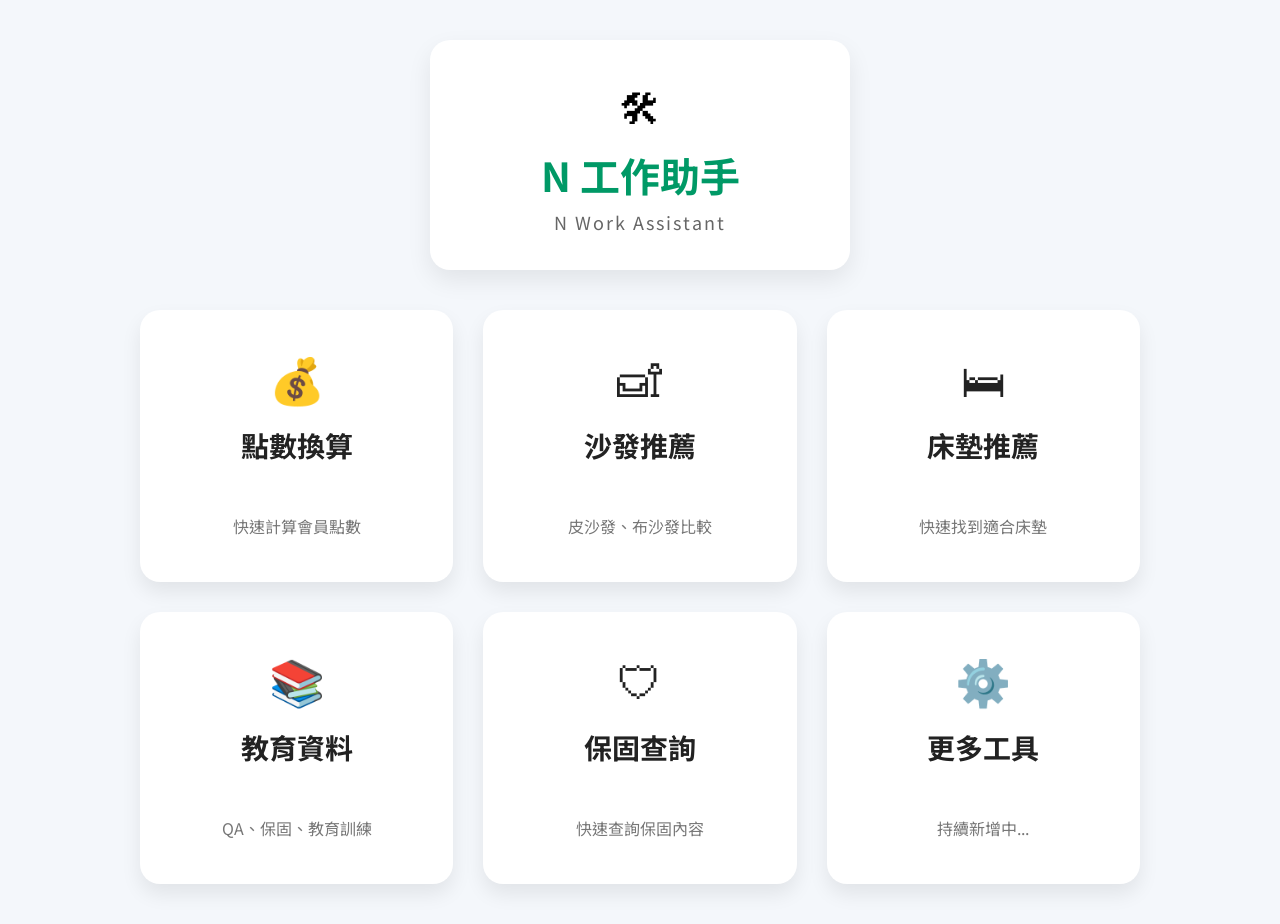
<file: index.html>
<!DOCTYPE html>
<html lang="zh-TW">

<head>
    <meta charset="UTF-8">
    <meta name="viewport" content="width=device-width, initial-scale=1.0">
    <title>N 工作助手</title>

    <link rel="stylesheet" href="css/style.css">

    <!-- Google Font -->
    <link href="https://fonts.googleapis.com/css2?family=Noto+Sans+TC:wght@400;600;700&display=swap" rel="stylesheet">
</head>

<body>

<div class="header-card">

    <div class="logo">🛠</div>

    <h1>N 工作助手</h1>

    <p>N Work Assistant</p>

</div>


<div class="menu">

    <a href="point.html" class="card">
        <div class="icon">💰</div>
        <h2>點數換算</h2>
        <span>快速計算會員點數</span>
    </a>

    <div class="card">
        <div class="icon">🛋</div>
        <h2>沙發推薦</h2>
        <span>皮沙發、布沙發比較</span>
    </div>

    <div class="card">
        <div class="icon">🛏</div>
        <h2>床墊推薦</h2>
        <span>快速找到適合床墊</span>
    </div>

    <div class="card">
        <div class="icon">📚</div>
        <h2>教育資料</h2>
        <span>QA、保固、教育訓練</span>
    </div>

    <div class="card">
        <div class="icon">🛡</div>
        <h2>保固查詢</h2>
        <span>快速查詢保固內容</span>
    </div>

    <div class="card">
        <div class="icon">⚙️</div>
        <h2>更多工具</h2>
        <span>持續新增中...</span>
    </div>

</div>
</div>

<script src="js/script.js"></script>

</body>
</html>
</file>
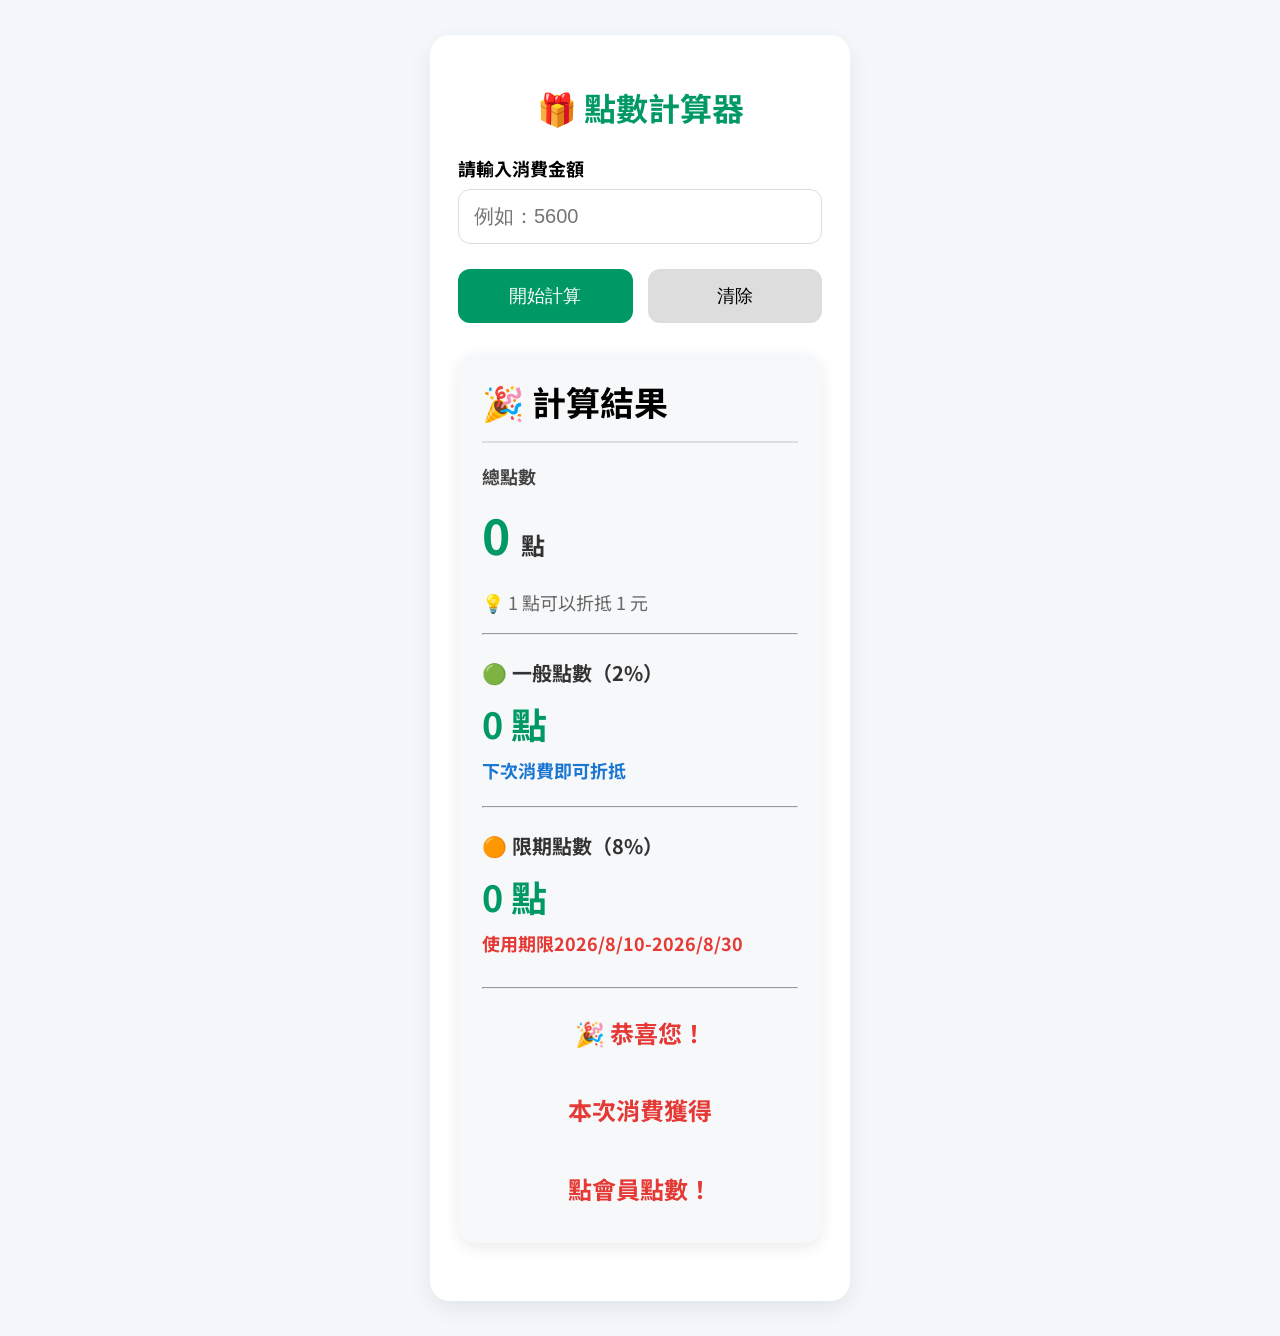
<file: point.html>
<!DOCTYPE html>
<html lang="zh-TW">

<head>

    <meta charset="UTF-8">

    <meta name="viewport" content="width=device-width, initial-scale=1.0">

    <title>點數計算器</title>

    <link rel="stylesheet" href="css/point.css">

    <link href="https://fonts.googleapis.com/css2?family=Noto+Sans+TC:wght@400;600;700;900&display=swap" rel="stylesheet">

</head>

<body>

<div class="container">

    <h1>🎁 點數計算器</h1>

    <label>請輸入消費金額</label>

    <input
        id="money"
        type="number"
        placeholder="例如：5600">

    <div class="button-group">

        <button id="calculate">
            開始計算
        </button>

        <button id="clear">
            清除
        </button>

    </div>

    <div id="result" class="result-card">

    <h2>🎉 計算結果</h2>

    <div class="total-card">

        <div class="total-title">
            總點數
        </div>

        <div class="total-number">
            <span id="totalPoint">0</span>
            <span class="point-unit">點</span>
        </div>

    </div>

    <div class="tip">
        💡 1 點可以折抵 1 元
    </div>

    <hr>

    <!-- 一般點數 -->

    <div class="point-item">

        <div class="point-title">
            🟢 一般點數（2%）
        </div>

        <div class="point-value">
            <span id="normalPoint">0</span> 點
        </div>

        <div class="point-desc blue">
            下次消費即可折抵
        </div>

    </div>

    <hr>

    <!-- 限期點數 -->

    <div class="point-item">

        <div class="point-title">
            🟠 限期點數（8%）
        </div>

        <div class="point-value">
            <span id="eventPoint">0</span> 點
        </div>

        <div class="point-desc red">
            使用期限2026/8/10-2026/8/30
        </div>

        <div class="point-date red">
            <span id="eventDate"></span>
        </div>

    </div>

    <hr>

    <div class="success-text">

        🎉 恭喜您！

        <br><br>

        本次消費獲得

        <br>

        <span id="messageTotal"></span>

        點會員點數！

    </div>

</div>

</div>

<script src="js/setting.js"></script>

<script src="js/point.js"></script>

</body>

</html>
</file>
<file: css/style.css>
*{
    margin:0;
    padding:0;
    box-sizing:border-box;
}

body{

    font-family:'Noto Sans TC',sans-serif;

    background:#f4f7fb;

}

.container{

    max-width:900px;

    margin:auto;

    padding:40px 20px;

}

.header{

    text-align:center;

    margin-bottom:40px;

}

.header h1{

    color:#009966;

    font-size:42px;

}    
.header h2{

    margin-top:8px;

    font-size:24px;

    color:#555;

    font-weight:500;

    letter-spacing:1px;

}

.header p{


    margin-top:10px;

    color:#777;

    font-size:18px;

}

.menu{

    display:grid;

    grid-template-columns:repeat(auto-fit,minmax(220px,1fr));

    gap:20px;

}

.card{

    background:white;

    border-radius:20px;

    padding:25px;

    text-align:center;

    box-shadow:0 10px 25px rgba(0,0,0,.08);

    transition:.25s;

    cursor:pointer;

}

.card:hover{

    transform:translateY(-8px);

}

.card{

    font-size:48px;

}

.card h2{

    font-size:22px;

    margin:15px 0;

}

.card p{

    color:#666;

    font-size:15px;

}
/* ========================= */
/* Header Card */
/* ========================= */

.header-card{

    width:420px;

    margin:40px auto;

    background:white;

    border-radius:20px;

    padding:35px;

    text-align:center;

    box-shadow:0 10px 25px rgba(0,0,0,.08);

}

.header-card .logo{

    font-size:42px;

}

.header-card h1{

    color:#009966;

    margin:10px 0 5px;

    font-size:40px;

}

.header-card p{

    color:#666;

    font-size:18px;

    letter-spacing:2px;

}


/* ========================= */
/* Menu */
/* ========================= */

.menu{

    width:1000px;

    margin:40px auto;

    display:grid;

    grid-template-columns:repeat(3,1fr);

    gap:30px;

}

.card{

    background:white;

    border-radius:20px;

    padding:35px 20px;

    text-align:center;

    text-decoration:none;

    color:#222;

    box-shadow:0 10px 20px rgba(0,0,0,.08);

    transition:.25s;

}

.card:hover{

    transform:translateY(-6px);

    box-shadow:0 20px 35px rgba(0,0,0,.15);

}

.icon{

    font-size:45px;

    margin-bottom:15px;

}

.card h2{

    margin-bottom:12px;

    font-size:28px;

}

.card span{

    color:#777;

    font-size:16px;

}
@media(max-width:900px){

.menu{

    width:95%;

    grid-template-columns:1fr;

}

.header-card{

    width:85%;

}

}
</file>
<file: css/point.css>
/* ==========================================
   ERJING TOOLS
   Point Calculator CSS
   Version 2.0
   ========================================== */

/* ===== 顏色 ===== */

:root{

    --green:#009966;
    --blue:#1976D2;
    --red:#E53935;
    --gray:#666;
    --border:#dddddd;
    --bg:#f4f7fb;

}

/* ===== 基本 ===== */

*{
    box-sizing:border-box;
}

body{

    margin:0;

    background:var(--bg);

    font-family:"Noto Sans TC",sans-serif;

}

/* ===== 主畫面 ===== */

.container{

    width:420px;

    max-width:95%;

    margin:35px auto;

    background:#fff;

    border-radius:20px;

    padding:28px;

    box-shadow:0 8px 25px rgba(0,0,0,.08);

}

h1{

    text-align:center;

    color:var(--green);

    margin-bottom:25px;

}

/* ===== Label ===== */

label{

    display:block;

    margin-top:18px;

    margin-bottom:8px;

    font-weight:bold;

    font-size:18px;

}

/* ===== Input ===== */

input{

    width:100%;

    padding:15px;

    border-radius:12px;

    border:1px solid var(--border);

    font-size:20px;

}

/* ===== Button ===== */

.button-group{

    display:flex;

    gap:15px;

    margin-top:25px;

}

button{

    flex:1;

    border:none;

    border-radius:12px;

    padding:15px;

    font-size:18px;

    cursor:pointer;

}

#calculate{

    background:var(--green);

    color:#fff;

}

#clear{

    background:#ddd;

}

/* =======================
   Result Card
======================= */

.result-card{

    max-width:420px;

    margin:30px auto;

    background:#F7F8FA;

    border-radius:18px;

    padding:24px;

    box-shadow:0 5px 15px rgba(0,0,0,.08);

}

.result-card h2{

    font-size:34px;

    margin:0 0 20px;

    border-bottom:2px solid #ddd;

    padding-bottom:15px;

}

/* =======================
   Total
======================= */

.total-card{

    text-align:left;

    margin:20px 0;

}

.total-title{

    font-size:18px;

    color:#444;

    font-weight:bold;

}

.total-number{

    margin-top:10px;

    font-size:48px;

    color:#009966;

    font-weight:bold;

}

.point-unit{

    font-size:24px;

    color:#333;

}

/* =======================
   Tip
======================= */

.tip{

    margin:18px 0;

    font-size:18px;

    color:#666;

}

/* =======================
   Point Item
======================= */

.point-item{

    padding:15px 0;

}

.point-title{

    font-size:20px;

    font-weight:bold;

    color:#333;

}

.point-value{

    margin-top:10px;

    font-size:36px;

    color:#009966;

    font-weight:bold;

}

.point-desc{

    margin-top:8px;

    font-size:18px;

}

.point-date{

    margin-top:8px;

    font-size:18px;

    line-height:1.6;

}

.blue{

    color:#1976D2;

    font-weight:bold;

}

.red{

    color:#E53935;

    font-weight:bold;

}

/* =======================
   Success
======================= */

.success-text{

    text-align:center;

    margin-top:25px;

    color:#E53935;

    font-size:24px;

    font-weight:bold;

    line-height:1.6;

}

.success-text span{

    color:#009966;

    font-size:56px;

}

/* =======================
   Mobile
======================= */

@media (max-width:768px){

    .result-card{

        padding:20px;

    }

    .result-card h2{

        font-size:26px;

    }

    .total-title{

        font-size:16px;

    }

    .total-number{

        font-size:40px;

    }

    .point-unit{

        font-size:20px;

    }

    .point-title{

        font-size:18px;

    }

    .point-value{

        font-size:30px;

    }

    .point-desc{

        font-size:16px;

    }

    .point-date{

        font-size:16px;

    }

    .tip{

        font-size:16px;

    }

    .success-text{

        font-size:20px;

    }

    .success-text span{

        font-size:42px;

    }

}
</file>
